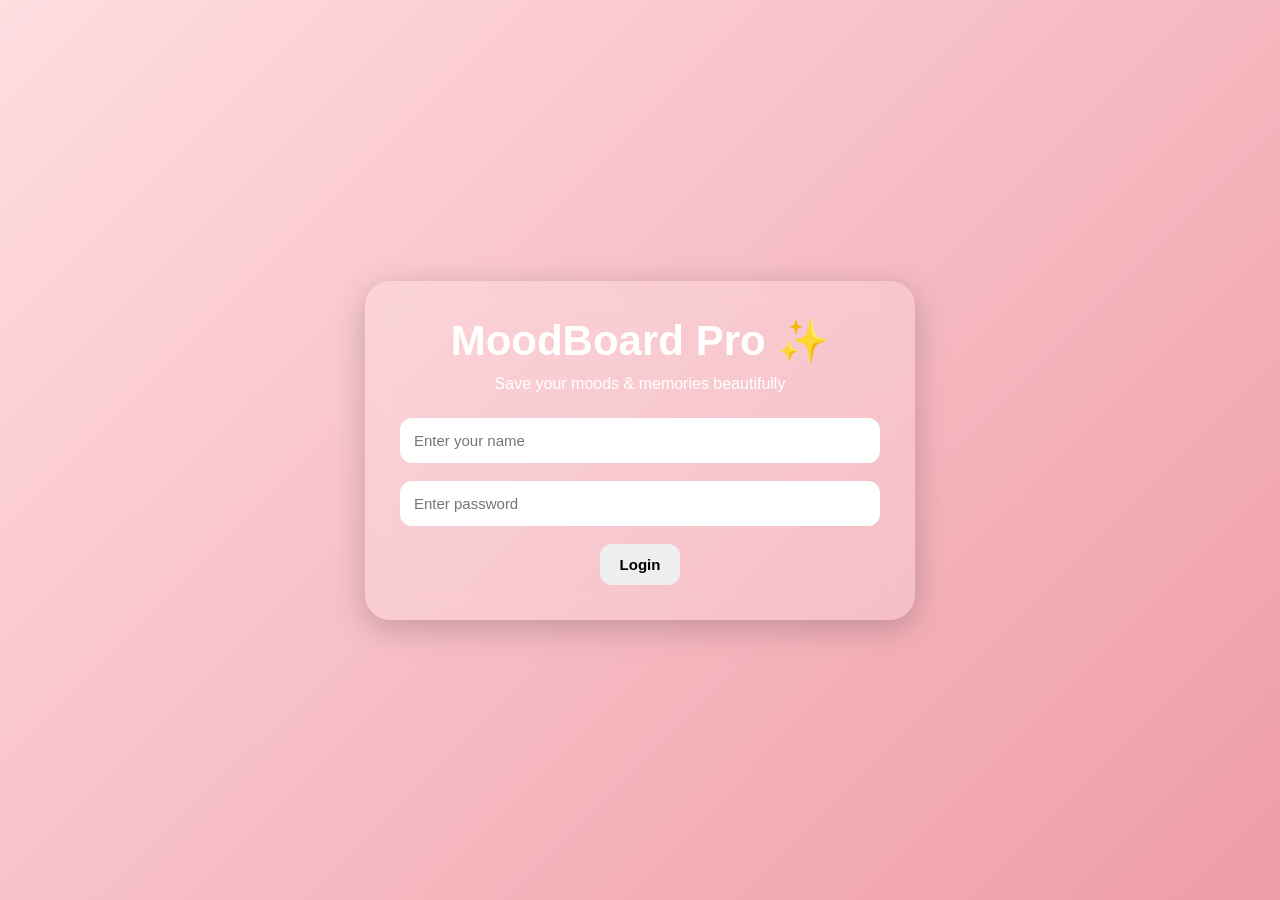
<file: index.html>
<!DOCTYPE html>
<html lang="en">
<head>
  <meta charset="UTF-8">
  <meta name="viewport" content="width=device-width, initial-scale=1.0">
  <title>Login - MoodBoard Pro</title>

  <link rel="stylesheet" href="style.css">
</head>
<body>

  <div class="login-container">

    <h1>MoodBoard Pro ✨</h1>

    <p class="tagline">
      Save your moods & memories beautifully
    </p>

    <input type="text"
           id="username"
           placeholder="Enter your name">

    <input type="password"
           id="password"
           placeholder="Enter password">

    <button onclick="loginUser()">
      Login
    </button>

  </div>

  <script src="login.js"></script>

</body>
</html>
</file>
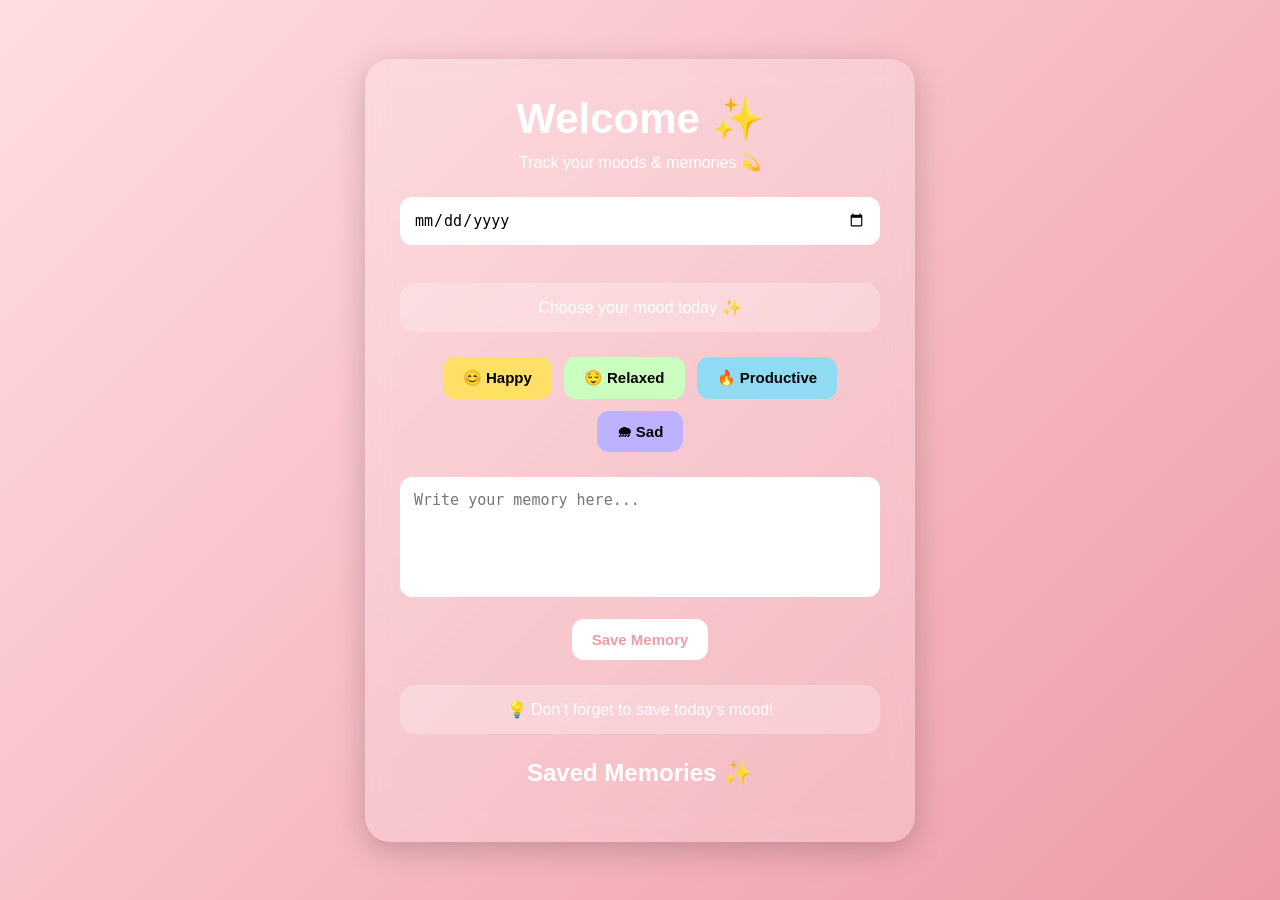
<file: structure.html>
<!DOCTYPE html>
<html lang="en">
<head>
  <meta charset="UTF-8">
  <meta name="viewport" content="width=device-width, initial-scale=1.0">
  <title>MoodBoard Pro</title>

  <link rel="stylesheet" href="style.css">
</head>
<body>

  <div class="container">

    <h1 id="welcomeText">
      Welcome ✨
    </h1>

    <p class="tagline">
      Track your moods & memories 💫
    </p>

    <!-- Date -->
    <div class="date-box">
      <input type="date" id="noteDate">
    </div>

    <!-- Quote -->
    <div class="quote-box">
      <p id="quote">
        Choose your mood today ✨
      </p>
    </div>

    <!-- Mood Buttons -->
    <div class="mood-buttons">

      <button class="mood-btn happy"
              onclick="selectMood('😊 Happy')">
        😊 Happy
      </button>

      <button class="mood-btn relaxed"
              onclick="selectMood('😌 Relaxed')">
        😌 Relaxed
      </button>

      <button class="mood-btn productive"
              onclick="selectMood('🔥 Productive')">
        🔥 Productive
      </button>

      <button class="mood-btn sad"
              onclick="selectMood('🌧 Sad')">
        🌧 Sad
      </button>

    </div>

    <!-- Notes -->
    <div class="notes-section">

      <textarea id="noteInput"
                placeholder="Write your memory here..."></textarea>

      <button class="save-btn"
              onclick="saveNote()">
        Save Memory
      </button>

    </div>

    <!-- Reminder -->
    <div class="reminder-box">
      <p>
        💡 Don’t forget to save today’s mood!
      </p>
    </div>

    <!-- Saved Notes -->
    <div class="saved-notes">

      <h2>Saved Memories ✨</h2>

      <div id="notesContainer"></div>

    </div>

  </div>

  <script src="script.js"></script>

</body>
</html>
</file>
<file: style.css>
* {
  margin: 0;
  padding: 0;
  box-sizing: border-box;
}

body {
  font-family: Arial, sans-serif;

  min-height: 100vh;

  display: flex;
  justify-content: center;
  align-items: center;

  background: linear-gradient(135deg, #ffdde1, #ee9ca7);

  padding: 20px;
}

.container,
.login-container {

  width: 100%;
  max-width: 550px;

  background: rgba(255,255,255,0.2);

  backdrop-filter: blur(12px);

  padding: 35px;

  border-radius: 25px;

  text-align: center;

  box-shadow: 0 8px 32px rgba(0,0,0,0.2);
}

h1 {
  color: white;
  margin-bottom: 10px;
  font-size: 42px;
}

.tagline {
  color: white;
  margin-bottom: 25px;
}

input,
textarea {

  width: 100%;

  border: none;

  border-radius: 12px;

  padding: 14px;

  margin-bottom: 18px;

  outline: none;

  font-size: 15px;
}

textarea {
  height: 120px;
  resize: none;
}

button {

  border: none;

  padding: 12px 20px;

  border-radius: 12px;

  cursor: pointer;

  font-size: 15px;

  transition: 0.3s;

  font-weight: bold;
}

button:hover {
  transform: scale(1.05);
}

.quote-box,
.reminder-box {

  background: rgba(255,255,255,0.25);

  padding: 15px;

  border-radius: 15px;

  color: white;

  margin-bottom: 25px;
}

.mood-buttons {

  display: flex;

  justify-content: center;

  gap: 12px;

  flex-wrap: wrap;

  margin-bottom: 25px;
}

.mood-btn {
  color: black;
}

.happy {
  background: #ffe066;
}

.relaxed {
  background: #caffbf;
}

.productive {
  background: #90dbf4;
}

.sad {
  background: #bdb2ff;
}

.save-btn {

  background: white;

  color: #ee9ca7;

  margin-bottom: 25px;
}

.saved-notes {
  margin-top: 20px;
}

.saved-notes h2 {
  color: white;
  margin-bottom: 20px;
}

.note-card {

  background: rgba(255,255,255,0.25);

  padding: 18px;

  border-radius: 15px;

  color: white;

  text-align: left;

  margin-bottom: 15px;
}

.note-card p {
  margin-top: 10px;
  margin-bottom: 10px;
}

.delete-btn {

  background: #ff4d6d;

  color: white;

  padding: 8px 12px;

  font-size: 13px;
}

.date-box {
  margin-bottom: 20px;
}

@media (max-width: 600px) {

  h1 {
    font-size: 32px;
  }

  .container,
  .login-container {
    padding: 25px;
  }

  .mood-btn {
    width: 100%;
  }
}
</file>
